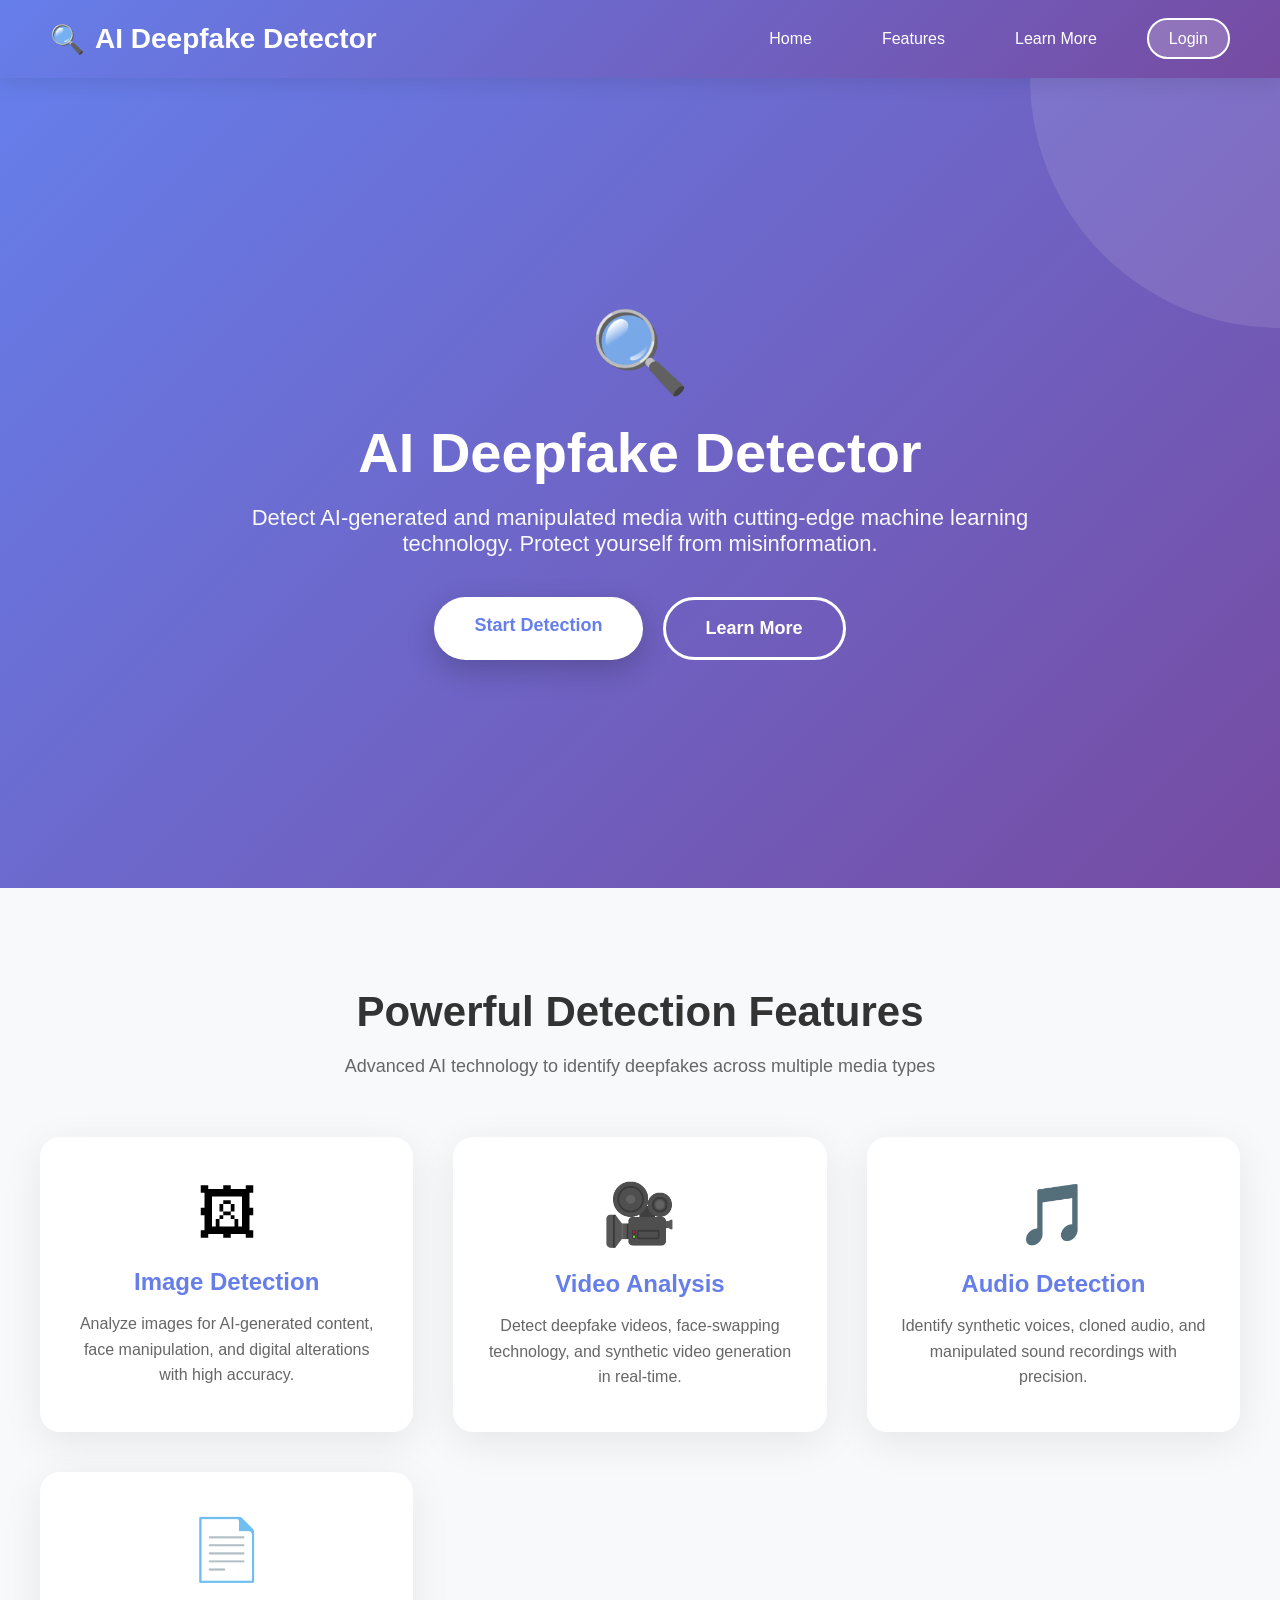
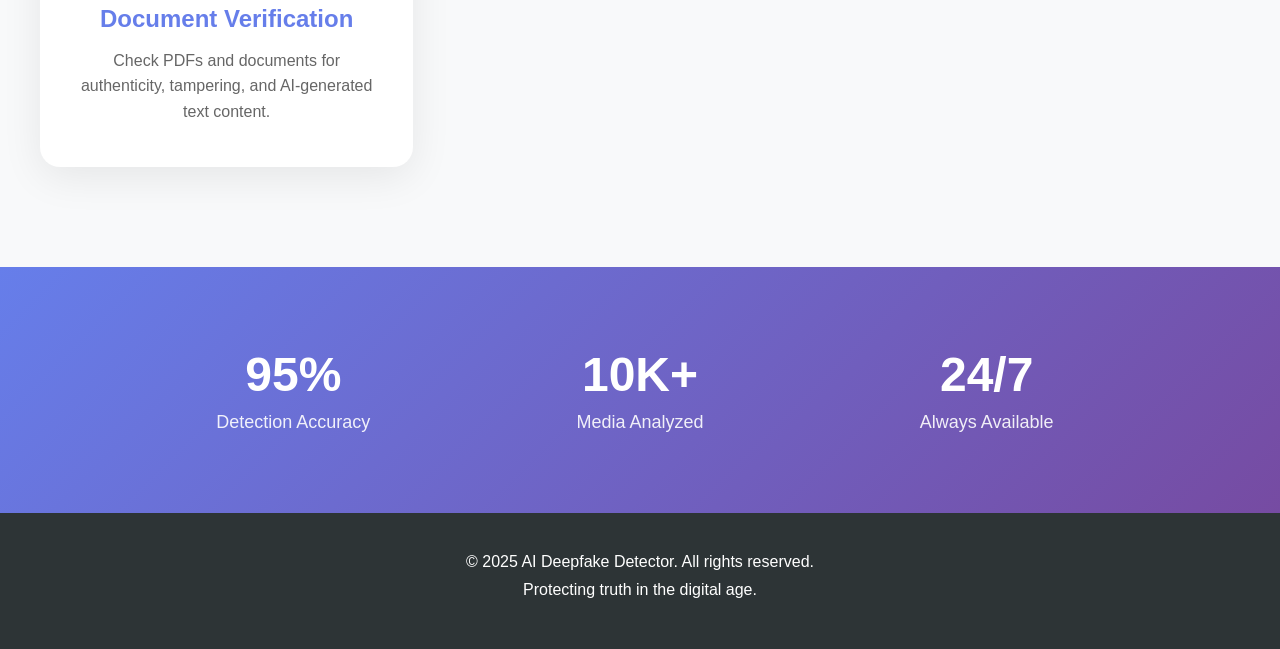
<file: index.html>
<!DOCTYPE html>
<html lang="en">
<head>
    <meta charset="UTF-8">
    <meta name="viewport" content="width=device-width, initial-scale=1.0">
    <title>AI Deepfake Detector - Protect Truth with AI</title>
    <style>
        * {
            margin: 0;
            padding: 0;
            box-sizing: border-box;
        }

        body {
            font-family: 'Segoe UI', Tahoma, Geneva, Verdana, sans-serif;
            overflow-x: hidden;
        }

        /* Navbar */
        .navbar {
            background: linear-gradient(135deg, #667eea 0%, #764ba2 100%);
            padding: 20px 50px;
            display: flex;
            justify-content: space-between;
            align-items: center;
            box-shadow: 0 4px 20px rgba(0,0,0,0.1);
            position: sticky;
            top: 0;
            z-index: 100;
        }

        .nav-brand {
            font-size: 28px;
            font-weight: bold;
            color: white;
            display: flex;
            align-items: center;
            gap: 10px;
        }

        .nav-links {
            display: flex;
            gap: 30px;
            align-items: center;
        }

        .nav-links a {
            color: white;
            text-decoration: none;
            padding: 10px 20px;
            border-radius: 25px;
            transition: all 0.3s ease;
            font-weight: 500;
            font-size: 16px;
        }

        .nav-links a:hover {
            background: rgba(255,255,255,0.2);
            transform: translateY(-2px);
        }

        .nav-links .login-btn {
            background: rgba(255,255,255,0.2);
            border: 2px solid white;
        }

        .nav-links .login-btn:hover {
            background: white;
            color: #667eea;
        }

        /* Hero Section */
        .hero {
            background: linear-gradient(135deg, #667eea 0%, #764ba2 100%);
            min-height: 90vh;
            display: flex;
            align-items: center;
            justify-content: center;
            text-align: center;
            color: white;
            padding: 50px 20px;
            position: relative;
            overflow: hidden;
        }

        .hero::before {
            content: '';
            position: absolute;
            width: 500px;
            height: 500px;
            background: rgba(255,255,255,0.1);
            border-radius: 50%;
            top: -250px;
            right: -250px;
        }

        .hero-content {
            max-width: 800px;
            z-index: 1;
        }

        .hero h1 {
            font-size: 56px;
            margin-bottom: 20px;
            animation: fadeInDown 1s ease;
        }

        .hero-icon {
            font-size: 80px;
            margin-bottom: 20px;
            animation: bounce 2s infinite;
        }

        .hero p {
            font-size: 22px;
            margin-bottom: 40px;
            opacity: 0.95;
            animation: fadeInUp 1s ease;
        }

        .cta-buttons {
            display: flex;
            gap: 20px;
            justify-content: center;
            flex-wrap: wrap;
            animation: fadeInUp 1.2s ease;
        }

        .btn {
            padding: 18px 40px;
            border-radius: 50px;
            text-decoration: none;
            font-weight: 600;
            font-size: 18px;
            transition: all 0.3s ease;
            cursor: pointer;
            border: none;
            display: inline-block;
        }

        .btn-primary {
            background: white;
            color: #667eea;
            box-shadow: 0 10px 30px rgba(0,0,0,0.2);
        }

        .btn-primary:hover {
            transform: translateY(-5px);
            box-shadow: 0 15px 40px rgba(0,0,0,0.3);
        }

        .btn-secondary {
            background: transparent;
            color: white;
            border: 3px solid white;
        }

        .btn-secondary:hover {
            background: white;
            color: #667eea;
            transform: translateY(-5px);
        }

        /* Features Section */
        .features {
            padding: 100px 20px;
            background: #f8f9fa;
        }

        .features-container {
            max-width: 1200px;
            margin: 0 auto;
        }

        .section-title {
            text-align: center;
            font-size: 42px;
            margin-bottom: 20px;
            color: #333;
        }

        .section-subtitle {
            text-align: center;
            font-size: 18px;
            color: #666;
            margin-bottom: 60px;
        }

        .feature-grid {
            display: grid;
            grid-template-columns: repeat(auto-fit, minmax(280px, 1fr));
            gap: 40px;
        }

        .feature-card {
            background: white;
            padding: 40px 30px;
            border-radius: 20px;
            box-shadow: 0 10px 40px rgba(0,0,0,0.08);
            text-align: center;
            transition: all 0.3s ease;
            border: 2px solid transparent;
        }

        .feature-card:hover {
            transform: translateY(-15px);
            box-shadow: 0 20px 60px rgba(102, 126, 234, 0.2);
            border-color: #667eea;
        }

        .feature-icon {
            font-size: 60px;
            margin-bottom: 20px;
        }

        .feature-card h3 {
            font-size: 24px;
            margin-bottom: 15px;
            color: #667eea;
        }

        .feature-card p {
            color: #666;
            line-height: 1.6;
            font-size: 16px;
        }

        /* Stats Section */
        .stats {
            background: linear-gradient(135deg, #667eea 0%, #764ba2 100%);
            padding: 80px 20px;
            color: white;
        }

        .stats-grid {
            max-width: 1000px;
            margin: 0 auto;
            display: grid;
            grid-template-columns: repeat(auto-fit, minmax(200px, 1fr));
            gap: 40px;
            text-align: center;
        }

        .stat-item h2 {
            font-size: 48px;
            margin-bottom: 10px;
        }

        .stat-item p {
            font-size: 18px;
            opacity: 0.9;
        }

        /* Footer */
        .footer {
            background: #2d3436;
            color: white;
            padding: 40px 20px;
            text-align: center;
        }

        .footer p {
            margin-bottom: 10px;
        }

        /* Animations */
        @keyframes fadeInDown {
            from {
                opacity: 0;
                transform: translateY(-30px);
            }
            to {
                opacity: 1;
                transform: translateY(0);
            }
        }

        @keyframes fadeInUp {
            from {
                opacity: 0;
                transform: translateY(30px);
            }
            to {
                opacity: 1;
                transform: translateY(0);
            }
        }

        @keyframes bounce {
            0%, 20%, 50%, 80%, 100% {
                transform: translateY(0);
            }
            40% {
                transform: translateY(-20px);
            }
            60% {
                transform: translateY(-10px);
            }
        }

        /* Responsive */
        @media (max-width: 768px) {
            .navbar {
                padding: 15px 20px;
                flex-direction: column;
                gap: 15px;
            }

            .nav-links {
                flex-wrap: wrap;
                justify-content: center;
            }

            .hero h1 {
                font-size: 36px;
            }

            .hero p {
                font-size: 18px;
            }

            .btn {
                padding: 15px 30px;
                font-size: 16px;
            }

            .section-title {
                font-size: 32px;
            }
        }
    </style>
</head>
<body>
    <!-- Navigation -->
    <nav class="navbar">
        <div class="nav-brand">
            <span>🔍</span>
            AI Deepfake Detector
        </div>
        <div class="nav-links">
            <a href="index.html">Home</a>
            <a href="#features">Features</a>
            <a href="learn-more.html">Learn More</a>
            <span id="authLinks">
                <a href="login.html" class="login-btn">Login</a>
            </span>
            <span id="userLinks" style="display: none;">
                <span id="userDisplay" style="margin-right: 15px;"></span>
                <a href="#" id="logoutBtn">Logout</a>
            </span>
        </div>
    </nav>

    <!-- Hero Section -->
    <section class="hero">
        <div class="hero-content">
            <div class="hero-icon">🔍</div>
            <h1>AI Deepfake Detector</h1>
            <p>Detect AI-generated and manipulated media with cutting-edge machine learning technology. Protect yourself from misinformation.</p>
            <div class="cta-buttons">
                <a href="login.html" class="btn btn-primary">Start Detection</a>
                <a href="learn-more.html" class="btn btn-secondary">Learn More</a>
            </div>
        </div>
    </section>

    <!-- Features Section -->
    <section class="features" id="features">
        <div class="features-container">
            <h2 class="section-title">Powerful Detection Features</h2>
            <p class="section-subtitle">Advanced AI technology to identify deepfakes across multiple media types</p>
            
            <div class="feature-grid">
                <div class="feature-card">
                    <div class="feature-icon">🖼</div>
                    <h3>Image Detection</h3>
                    <p>Analyze images for AI-generated content, face manipulation, and digital alterations with high accuracy.</p>
                </div>
                
                <div class="feature-card">
                    <div class="feature-icon">🎥</div>
                    <h3>Video Analysis</h3>
                    <p>Detect deepfake videos, face-swapping technology, and synthetic video generation in real-time.</p>
                </div>
                
                <div class="feature-card">
                    <div class="feature-icon">🎵</div>
                    <h3>Audio Detection</h3>
                    <p>Identify synthetic voices, cloned audio, and manipulated sound recordings with precision.</p>
                </div>
                
                <div class="feature-card">
                    <div class="feature-icon">📄</div>
                    <h3>Document Verification</h3>
                    <p>Check PDFs and documents for authenticity, tampering, and AI-generated text content.</p>
                </div>
            </div>
        </div>
    </section>

    <!-- Stats Section -->
    <section class="stats">
        <div class="stats-grid">
            <div class="stat-item">
                <h2>95%</h2>
                <p>Detection Accuracy</p>
            </div>
            <div class="stat-item">
                <h2>10K+</h2>
                <p>Media Analyzed</p>
            </div>
            <div class="stat-item">
                <h2>24/7</h2>
                <p>Always Available</p>
            </div>
        </div>
    </section>

    <!-- Footer -->
    <footer class="footer">
        <p>&copy; 2025 AI Deepfake Detector. All rights reserved.</p>
        <p>Protecting truth in the digital age.</p>
    </footer>

    <script>
        // Check if user is logged in
        function updateNavigation() {
            const userEmail = localStorage.getItem('userEmail');
            const userName = localStorage.getItem('userName');
            
            if (userEmail) {
                document.getElementById('authLinks').style.display = 'none';
                document.getElementById('userLinks').style.display = 'inline';
                document.getElementById('userDisplay').textContent = `Hello, ${userName || userEmail}`
            } else {
                document.getElementById('authLinks').style.display = 'inline';
                document.getElementById('userLinks').style.display = 'none';
            }
        }

        // Logout functionality
        const logoutBtn = document.getElementById('logoutBtn');
        if (logoutBtn) {
            logoutBtn.addEventListener('click', function(e) {
                e.preventDefault();
                if (confirm('Are you sure you want to logout?')) {
                    localStorage.removeItem('userEmail');
                    localStorage.removeItem('userName');
                    updateNavigation();
                    alert('Logged out successfully!');
                }
            });
        }

        // Update navigation on page load
        updateNavigation();
    </script>
</body>
</html>
</file>
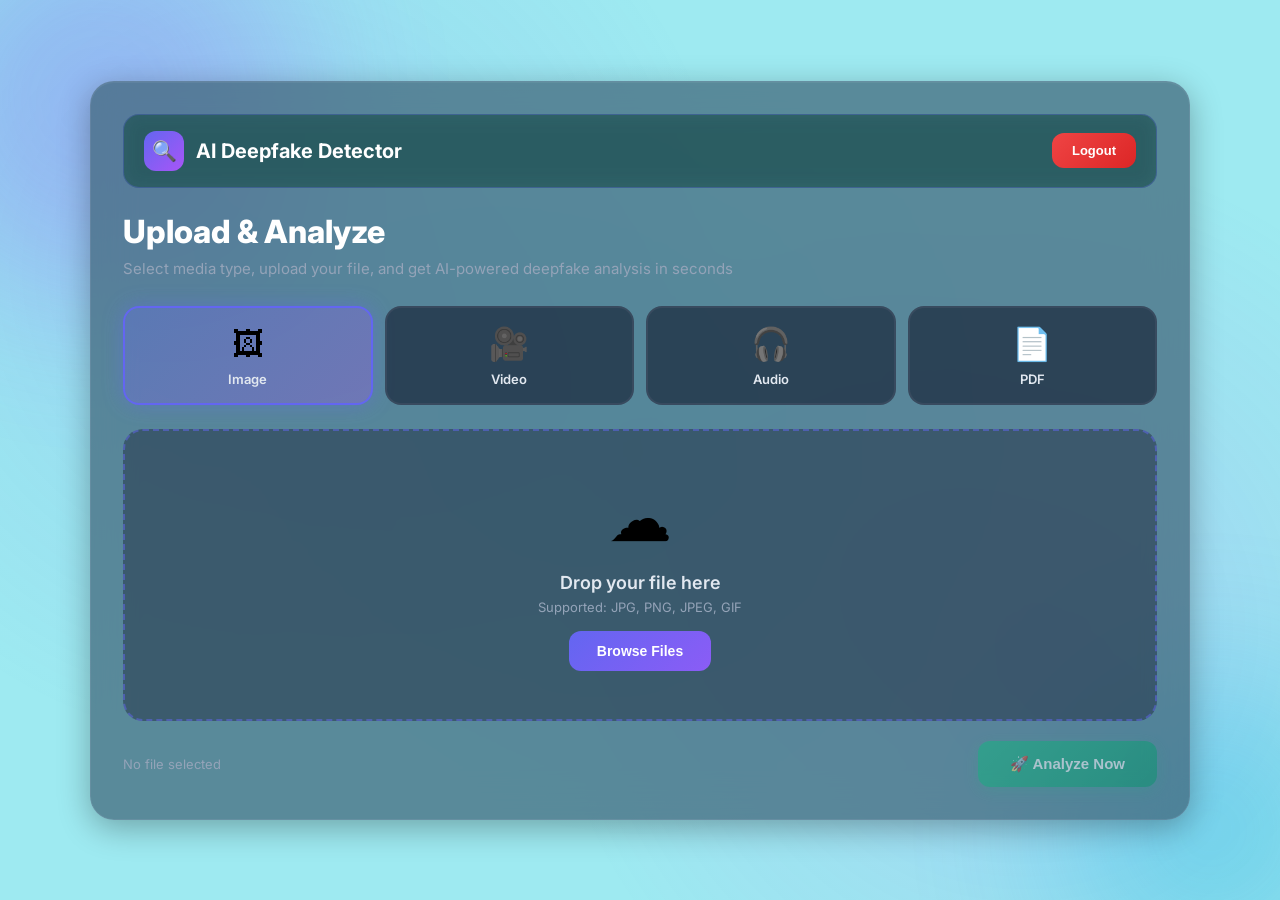
<file: detector.html>
<!DOCTYPE html>
<html lang="en">
<head>
  <meta charset="UTF-8">
  <title>AI Deepfake Detector</title>
  <meta name="viewport" content="width=device-width, initial-scale=1.0">
  <style>
    @import url('https://fonts.googleapis.com/css2?family=Inter:wght@300;400;500;600;700;800&display=swap');
    
    *{margin:0;padding:0;box-sizing:border-box}
    body{
      font-family:'Inter',sans-serif;
      min-height:100vh;
      background:rgb(158, 234, 241);
      position:relative;
      overflow-x:hidden;
    }
    body::before{
      content:'';
      position:fixed;
      top:0;left:0;
      width:100%;height:100%;
      background:
        radial-gradient(circle at 20% 30%, rgba(99,102,241,0.15), transparent 40%),
        radial-gradient(circle at 80% 70%, rgba(168,85,247,0.15), transparent 40%),
        radial-gradient(circle at 50% 50%, rgba(14,165,233,0.1), transparent 50%);
      animation:pulse 8s ease-in-out infinite;
      z-index:0;
    }
    @keyframes pulse{
      0%, 100%{opacity:1}
      50%{opacity:0.7}
    }
    .orb{
      position:fixed;
      border-radius:50%;
      filter:blur(80px);
      opacity:0.3;
      z-index:0;
      animation:float 20s ease-in-out infinite;
    }
    .orb1{
      width:400px;height:400px;
      background:linear-gradient(135deg,#6366f1,#a855f7);
      top:-100px;left:-100px;
    }
    .orb2{
      width:300px;height:300px;
      background:linear-gradient(135deg,#0ea5e9,#06b6d4);
      bottom:-80px;right:-80px;
      animation-delay:5s;
    }
    @keyframes float{
      0%, 100%{transform:translate(0,0) scale(1)}
      33%{transform:translate(30px,-30px) scale(1.05)}
      66%{transform:translate(-20px,20px) scale(0.95)}
    }
    .container{
      position:relative;
      z-index:1;
      padding:30px 20px;
      min-height:100vh;
      display:flex;
      justify-content:center;
      align-items:center;
    }
    .glass-card{
      width:100%;
      max-width:1100px;
      background:rgba(61, 98, 118, 0.7);
      backdrop-filter:blur(20px);
      border:1px solid rgba(148,163,184,0.2);
      border-radius:24px;
      padding:32px;
      box-shadow:0 8px 32px rgba(0,0,0,0.3),
        inset 0 1px 0 rgba(255,255,255,0.05);
      animation:slideIn 0.6s ease-out;
    }
    @keyframes slideIn{
      from{opacity:0;transform:translateY(30px)}
      to{opacity:1;transform:translateY(0)}
    }
    .header{
      display:flex;
      justify-content:space-between;
      align-items:center;
      margin-bottom:24px;
      padding:16px 20px;
      background:rgba(28, 83, 79, 0.6);
      backdrop-filter:blur(10px);
      border-radius:16px;
      border:1px solid rgba(99,102,241,0.3);
    }
    .brand{
      display:flex;
      align-items:center;
      gap:12px;
      font-size:20px;
      font-weight:700;
      color:#fff;
    }
    .brand-icon{
      width:40px;height:40px;
      background:linear-gradient(135deg,#6366f1,#a855f7);
      border-radius:12px;
      display:flex;
      align-items:center;
      justify-content:center;
      font-size:20px;
    }
    .logout{
      padding:10px 20px;
      border:none;
      border-radius:12px;
      background:linear-gradient(135deg,#ef4444,#dc2626);
      color:#fff;
      font-size:13px;
      font-weight:600;
      cursor:pointer;
      transition:transform 0.2s, box-shadow 0.2s;
    }
    .logout:hover{
      transform:translateY(-2px);
      box-shadow:0 8px 20px rgba(239,68,68,0.4);
    }
    h1{
      font-size:32px;
      font-weight:800;
      color:#fff;
      margin-bottom:8px;
    }
    .subtitle{
      font-size:15px;
      color:#94a3b8;
      margin-bottom:28px;
    }
    .types{
      display:grid;
      grid-template-columns:repeat(auto-fit,minmax(140px,1fr));
      gap:12px;
      margin-bottom:24px;
    }
    .type-card{
      padding:16px;
      background:rgba(15,23,42,0.6);
      border:2px solid rgba(71,85,105,0.5);
      border-radius:16px;
      cursor:pointer;
      transition:all 0.3s;
      text-align:center;
    }
    .type-card:hover{
      border-color:rgba(99,102,241,0.6);
      transform:translateY(-4px);
    }
    .type-card.active{
      background:linear-gradient(135deg,rgba(99,102,241,0.3),rgba(168,85,247,0.3));
      border-color:#6366f1;
      box-shadow:0 0 20px rgba(99,102,241,0.4);
    }
    .type-icon{font-size:32px;margin-bottom:8px}
    .type-label{
      font-size:13px;
      font-weight:600;
      color:#e2e8f0;
    }
    .upload-zone{
      position:relative;
      padding:48px 24px;
      border:2px dashed rgba(99,102,241,0.5);
      border-radius:20px;
      background:rgba(15,23,42,0.4);
      text-align:center;
      cursor:pointer;
      transition:all 0.3s;
      margin-bottom:20px;
    }
    .upload-zone.drag{
      border-color:#6366f1;
      background:rgba(99,102,241,0.2);
      transform:scale(1.02);
    }
    .upload-icon{
      font-size:64px;
      margin-bottom:16px;
      animation:bounce 2s ease-in-out infinite;
    }
    @keyframes bounce{
      0%, 100%{transform:translateY(0)}
      50%{transform:translateY(-10px)}
    }
    .upload-text{
      font-size:18px;
      font-weight:600;
      color:#e2e8f0;
      margin-bottom:6px;
    }
    .upload-hint{
      font-size:13px;
      color:#94a3b8;
      margin-bottom:16px;
    }
    .upload-btn{
      padding:12px 28px;
      border:none;
      border-radius:12px;
      background:linear-gradient(135deg,#6366f1,#8b5cf6);
      color:#fff;
      font-size:14px;
      font-weight:600;
      cursor:pointer;
      transition:all 0.3s;
    }
    .upload-btn:hover{
      transform:translateY(-2px);
      box-shadow:0 8px 24px rgba(99,102,241,0.5);
    }
    input[type=file]{display:none}
    .preview{
      display:none;
      border-radius:16px;
      background:rgba(0,0,0,0.6);
      border:1px solid rgba(71,85,105,0.5);
      overflow:hidden;
      margin-bottom:20px;
      animation:fadeIn 0.4s;
    }
    @keyframes fadeIn{
      from{opacity:0}
      to{opacity:1}
    }
    .preview-header{
      padding:12px 16px;
      background:rgba(15,23,42,0.8);
      display:flex;
      justify-content:space-between;
      align-items:center;
      border-bottom:1px solid rgba(71,85,105,0.3);
    }
    .preview-name{
      font-size:13px;
      color:#cbd5e1;
      font-weight:500;
    }
    .remove-btn{
      border:none;
      background:rgba(239,68,68,0.2);
      color:#fca5a5;
      width:28px;height:28px;
      border-radius:8px;
      font-size:18px;
      cursor:pointer;
      transition:all 0.2s;
    }
    .remove-btn:hover{
      background:rgba(239,68,68,0.4);
    }
    .preview-body{
      padding:20px;
      display:flex;
      justify-content:center;
      align-items:center;
      background:#000;
      max-height:300px;
    }
    .preview-body img,
    .preview-body video,
    .preview-body audio{
      max-width:100%;
      max-height:300px;
      border-radius:8px;
    }
    .actions{
      display:flex;
      justify-content:space-between;
      align-items:center;
      gap:16px;
    }
    .status{
      font-size:13px;
      color:#94a3b8;
    }
    .analyze-btn{
      padding:14px 32px;
      border:none;
      border-radius:12px;
      background:linear-gradient(135deg,#10b981,#059669);
      color:#fff;
      font-size:15px;
      font-weight:700;
      cursor:pointer;
      transition:all 0.3s;
      box-shadow:0 4px 16px rgba(16,185,129,0.3);
    }
    .analyze-btn:hover:not(:disabled){
      transform:translateY(-3px);
      box-shadow:0 8px 24px rgba(16,185,129,0.5);
    }
    .analyze-btn:disabled{
      opacity:0.5;
      cursor:not-allowed;
    }
    @media(max-width:768px){
      .glass-card{padding:20px}
      h1{font-size:26px}
      .types{grid-template-columns:repeat(2,1fr)}
    }
  </style>
</head>
<body>
  <div class="orb orb1"></div>
  <div class="orb orb2"></div>

  <div class="container">
    <div class="glass-card">
      <div class="header">
        <div class="brand">
          <div class="brand-icon">🔍</div>
          <span>AI Deepfake Detector</span>
        </div>
        <button class="logout" onclick="logout()">Logout</button>
      </div>

      <h1>Upload & Analyze</h1>
      <p class="subtitle">Select media type, upload your file, and get AI-powered deepfake analysis in seconds</p>

      <div class="types">
        <div class="type-card active" data-type="image">
          <div class="type-icon">🖼</div>
          <div class="type-label">Image</div>
        </div>
        <div class="type-card" data-type="video">
          <div class="type-icon">🎥</div>
          <div class="type-label">Video</div>
        </div>
        <div class="type-card" data-type="audio">
          <div class="type-icon">🎧</div>
          <div class="type-label">Audio</div>
        </div>
        <div class="type-card" data-type="pdf">
          <div class="type-icon">📄</div>
          <div class="type-label">PDF</div>
        </div>
      </div>

      <div class="upload-zone" id="dropZone">
        <div class="upload-icon">☁</div>
        <div class="upload-text">Drop your file here</div>
        <div class="upload-hint" id="hint">Supported: JPG, PNG, JPEG, GIF</div>
        <button class="upload-btn" onclick="fileInput.click()">Browse Files</button>
      </div>

      <div class="preview" id="preview">
        <div class="preview-header">
          <span class="preview-name" id="fileName">-</span>
          <button class="remove-btn" onclick="clearFile()">×</button>
        </div>
        <div class="preview-body" id="previewBody"></div>
      </div>

      <div class="actions">
        <div class="status" id="status">No file selected</div>
        <button class="analyze-btn" id="analyzeBtn" disabled onclick="analyze()">
          🚀 Analyze Now
        </button>
      </div>

      <input type="file" id="fileInput">
    </div>
  </div>

  <script>
    const fileInput = document.getElementById('fileInput');
    const dropZone = document.getElementById('dropZone');
    const preview = document.getElementById('preview');
    const previewBody = document.getElementById('previewBody');
    const fileNameEl = document.getElementById('fileName');
    const statusEl = document.getElementById('status');
    const analyzeBtn = document.getElementById('analyzeBtn');
    const hintEl = document.getElementById('hint');

    let currentType = 'image';
    let selectedFile = null;

    // Media type selection
    document.querySelectorAll('.type-card').forEach(card => {
      card.addEventListener('click', () => {
        document.querySelectorAll('.type-card').forEach(c => c.classList.remove('active'));
        card.classList.add('active');
        currentType = card.dataset.type;
        updateHint();
        clearFile();
      });
    });

    function updateHint(){
      const hints = {
        image: 'Supported: JPG, PNG, JPEG, GIF',
        video: 'Supported: MP4, AVI, MOV, MKV',
        audio: 'Supported: MP3, WAV, M4A',
        pdf: 'Supported: PDF documents only'
      };
      hintEl.textContent = hints[currentType];
      const accepts = {
        image: 'image/*',
        video: 'video/*',
        audio: 'audio/*',
        pdf: 'application/pdf'
      };
      fileInput.accept = accepts[currentType];
    }
    updateHint();

    // File selection
    fileInput.addEventListener('change', e => {
      if (e.target.files[0]) handleFile(e.target.files[0]);
    });

    // Drag & drop
    ['dragenter', 'dragover'].forEach(evt => {
      dropZone.addEventListener(evt, e => {
        e.preventDefault();
        dropZone.classList.add('drag');
      });
    });
    ['dragleave', 'drop'].forEach(evt => {
      dropZone.addEventListener(evt, e => {
        e.preventDefault();
        dropZone.classList.remove('drag');
      });
    });
    dropZone.addEventListener('drop', e => {
      if (e.dataTransfer.files[0]) handleFile(e.dataTransfer.files[0]);
    });

    function handleFile(file){
      selectedFile = file;
      fileNameEl.textContent = file.name;
      statusEl.textContent = '✅ Ready to analyze';
      analyzeBtn.disabled = false;

      previewBody.innerHTML = '';
      if (currentType === 'image') {
        const img = document.createElement('img');
        img.src = URL.createObjectURL(file);
        previewBody.appendChild(img);
      } else if (currentType === 'video') {
        const v = document.createElement('video');
        v.controls = true;
        v.src = URL.createObjectURL(file);
        previewBody.appendChild(v);
      } else if (currentType === 'audio') {
        const a = document.createElement('audio');
        a.controls = true;
        a.src = URL.createObjectURL(file);
        previewBody.appendChild(a);
      } else {
        const span = document.createElement('span');
        span.style.color = '#e2e8f0';
        span.textContent = 'PDF selected. Preview not available.';
        previewBody.appendChild(span);
      }
      preview.style.display = 'block';
    }

    function clearFile(){
      selectedFile = null;
      fileInput.value = '';
      preview.style.display = 'none';
      previewBody.innerHTML = '';
      statusEl.textContent = 'No file selected';
      analyzeBtn.disabled = true;
    }

    async function analyze() {
      if (!selectedFile) {
        alert("Please select a file first");
        return;
      }

      const formData = new FormData();
      formData.append("file", selectedFile);
      formData.append("media_type", currentType); // optional hint for backend

      statusEl.textContent = "Analyzing...";
      analyzeBtn.disabled = true;

      const start = performance.now();

      try {
        // IMPORTANT: this path must match your Flask route
        const res = await fetch('http://127.0.0.1:5000/api/analyze',{
          method: "POST",
          body: formData
        });

        if (!res.ok) {
          const text = await res.text();
          console.error("Server error:", res.status, text);
          alert("Server error: " + res.status);
          statusEl.textContent = "Server error";
          analyzeBtn.disabled = false;
          return;
        }

        const data = await res.json();
        const elapsedSeconds = ((performance.now() - start) / 1000).toFixed(2);

        const payload = {
          ...data,
          clientFileName: selectedFile.name,
          clientDuration: elapsedSeconds,
          clientType: currentType
        };
        localStorage.setItem("deepfakeResult", JSON.stringify(payload));

        statusEl.textContent = "Analysis complete. Opening result...";
        window.location.href = "result.html";

      } catch (err) {
        console.error("Analyze error:", err);
        alert("Analyze error: " + err.message);
        statusEl.textContent = "Analyze error";
        analyzeBtn.disabled = false;
      }
    }

    function logout(){
      localStorage.clear();
      window.location.href = 'login.html';
    }
  </script>
</body>
</html>
</file>
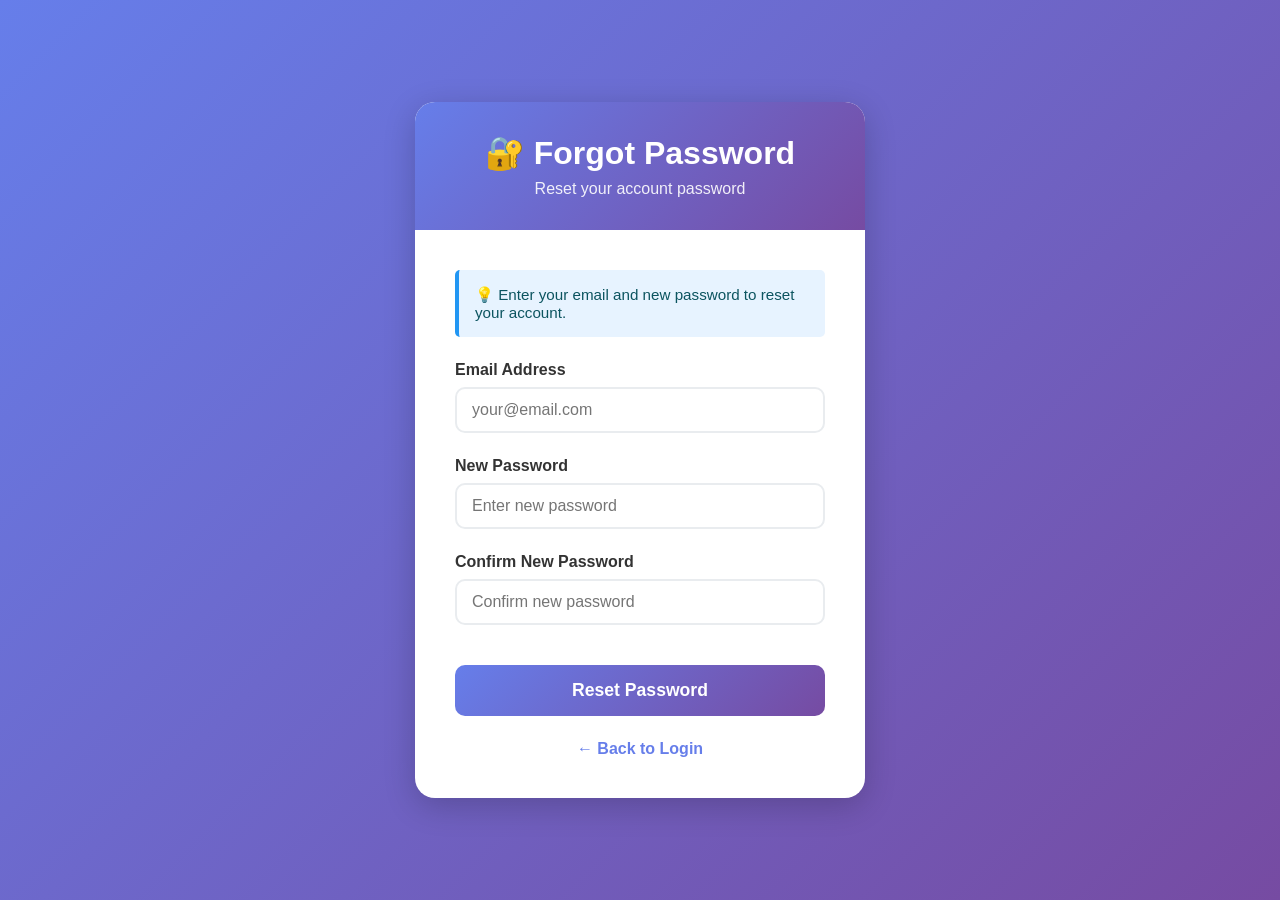
<file: forgot-password.html>
<!DOCTYPE html>
<html lang="en">
<head>
    <meta charset="UTF-8">
    <meta name="viewport" content="width=device-width, initial-scale=1.0">
    <title>Forgot Password - Deepfake Detector</title>
    <style>
        * {
            margin: 0;
            padding: 0;
            box-sizing: border-box;
        }

        body {
            font-family: 'Segoe UI', Tahoma, Geneva, Verdana, sans-serif;
            background: linear-gradient(135deg, #667eea 0%, #764ba2 100%);
            min-height: 100vh;
            display: flex;
            justify-content: center;
            align-items: center;
            padding: 20px;
        }

        .reset-container {
            background: white;
            border-radius: 20px;
            box-shadow: 0 8px 32px rgba(0, 0, 0, 0.2);
            max-width: 450px;
            width: 100%;
            overflow: hidden;
            animation: slideIn 0.5s ease;
        }

        @keyframes slideIn {
            from {
                opacity: 0;
                transform: translateY(-30px);
            }
            to {
                opacity: 1;
                transform: translateY(0);
            }
        }

        .reset-header {
            background: linear-gradient(135deg, #667eea 0%, #764ba2 100%);
            padding: 2rem;
            text-align: center;
            color: white;
        }

        .reset-header h1 {
            font-size: 2rem;
            margin-bottom: 0.5rem;
        }

        .reset-header p {
            opacity: 0.9;
        }

        .reset-content {
            padding: 2.5rem;
        }

        .form-group {
            margin-bottom: 1.5rem;
        }

        .form-group label {
            display: block;
            margin-bottom: 0.5rem;
            color: #333;
            font-weight: 600;
        }

        .form-group input {
            width: 100%;
            padding: 12px 15px;
            border: 2px solid #e9ecef;
            border-radius: 10px;
            font-size: 1rem;
            transition: all 0.3s ease;
        }

        .form-group input:focus {
            outline: none;
            border-color: #667eea;
            box-shadow: 0 0 0 3px rgba(102, 126, 234, 0.1);
        }

        .btn-reset {
            width: 100%;
            padding: 15px;
            background: linear-gradient(135deg, #667eea 0%, #764ba2 100%);
            color: white;
            border: none;
            border-radius: 10px;
            font-size: 1.1rem;
            font-weight: 600;
            cursor: pointer;
            transition: all 0.3s ease;
            margin-top: 1rem;
        }

        .btn-reset:hover {
            transform: translateY(-2px);
            box-shadow: 0 5px 15px rgba(102, 126, 234, 0.4);
        }

        .back-link {
            text-align: center;
            margin-top: 1.5rem;
        }

        .back-link a {
            color: #667eea;
            text-decoration: none;
            font-weight: 600;
        }

        .back-link a:hover {
            text-decoration: underline;
        }

        .message {
            padding: 12px;
            border-radius: 8px;
            margin-bottom: 1rem;
            display: none;
        }

        .message.success {
            background: #d4edda;
            color: #155724;
            border: 1px solid #c3e6cb;
        }

        .message.error {
            background: #f8d7da;
            color: #721c24;
            border: 1px solid #f5c6cb;
        }

        .message.show {
            display: block;
        }

        .info-box {
            background: #e7f3ff;
            border-left: 4px solid #2196F3;
            padding: 1rem;
            margin-bottom: 1.5rem;
            border-radius: 5px;
        }

        .info-box p {
            color: #0c5460;
            margin: 0;
            font-size: 0.95rem;
        }
    </style>
</head>
<body>
    <div class="reset-container">
        <div class="reset-header">
            <h1>🔐 Forgot Password</h1>
            <p>Reset your account password</p>
        </div>

        <div class="reset-content">
            <div id="message" class="message"></div>

            <div class="info-box">
                <p>💡 Enter your email and new password to reset your account.</p>
            </div>

            <form id="resetForm" onsubmit="handleReset(event)">
                <div class="form-group">
                    <label>Email Address</label>
                    <input type="email" id="resetEmail" required placeholder="your@email.com">
                </div>

                <div class="form-group">
                    <label>New Password</label>
                    <input type="password" id="newPassword" required placeholder="Enter new password" minlength="6">
                </div>

                <div class="form-group">
                    <label>Confirm New Password</label>
                    <input type="password" id="confirmPassword" required placeholder="Confirm new password">
                </div>

                <button type="submit" class="btn-reset">Reset Password</button>
            </form>

            <div class="back-link">
                <a href="login.html">← Back to Login</a>
            </div>
        </div>
    </div>

    <script>
        function handleReset(e) {
            e.preventDefault();
            
            const email = document.getElementById('resetEmail').value;
            const newPassword = document.getElementById('newPassword').value;
            const confirmPassword = document.getElementById('confirmPassword').value;
            
            // Validate passwords match
            if (newPassword !== confirmPassword) {
                showMessage('Passwords do not match!', 'error');
                return;
            }
            
            // Get users from localStorage
            const users = JSON.parse(localStorage.getItem('users') || '[]');
            
            // Find user by email
            const userIndex = users.findIndex(u => u.email === email);
            
            if (userIndex === -1) {
                showMessage('Email not found! Please register first.', 'error');
                return;
            }
            
            // Update password
            users[userIndex].password = newPassword;
            localStorage.setItem('users', JSON.stringify(users));
            
            showMessage('✅ Password reset successful! Redirecting to login...', 'success');
            
            // Redirect to login after 2 seconds
            setTimeout(() => {
                window.location.href = 'login.html';
            }, 2000);
        }
        
        function showMessage(text, type) {
            const msg = document.getElementById('message');
            msg.textContent = text;
            msg.className = 'message ' + type + ' show';
        }
    </script>

    <script>
    function handleReset(e) {
        e.preventDefault();
        
        const email = document.getElementById('resetEmail').value;
        const newPassword = document.getElementById('newPassword').value;
        const confirmPassword = document.getElementById('confirmPassword').value;
        
        // Validate passwords match
        if (newPassword !== confirmPassword) {
            showMessage('❌ Passwords do not match!', 'error');
            return;
        }
        
        // Password strength check
        if (newPassword.length < 6) {
            showMessage('❌ Password must be at least 6 characters!', 'error');
            return;
        }
        
        // Get users from localStorage
        const users = JSON.parse(localStorage.getItem('users') || '[]');
        
        // Find user by email
        const userIndex = users.findIndex(u => u.email === email);
        
        if (userIndex === -1) {
            showMessage('❌ Email not found! Please check your email or register.', 'error');
            return;
        }
        
        // Generate security code (in real app, this would be sent via email)
        const securityCode = Math.floor(100000 + Math.random() * 900000);
        
        // Show security code to user (in real app, email it)
        const confirmed = confirm(`Your security code is: ${securityCode}

In a real application, this would be sent to your email.

Click OK to proceed with password reset.`);
        
        if (!confirmed) {
            return;
        }
        
        // Update password
        users[userIndex].password = newPassword;
        localStorage.setItem('users', JSON.stringify(users));
        
        showMessage('✅ Password reset successful! Redirecting to login...', 'success');
        
        // Clear form
        document.getElementById('resetForm').reset();
        
        // Redirect to login after 2 seconds
        setTimeout(() => {
            window.location.href = 'login.html';
        }, 2000);
    }
    
    function showMessage(text, type) {
        const msg = document.getElementById('message');
        msg.textContent = text;
        msg.className = 'message ' + type + ' show';
        
        // Auto-hide success messages after 5 seconds
        if (type === 'success') {
            setTimeout(() => {
                msg.classList.remove('show');
            }, 5000);
        }
    }
</script>


</body>
</html>
</file>
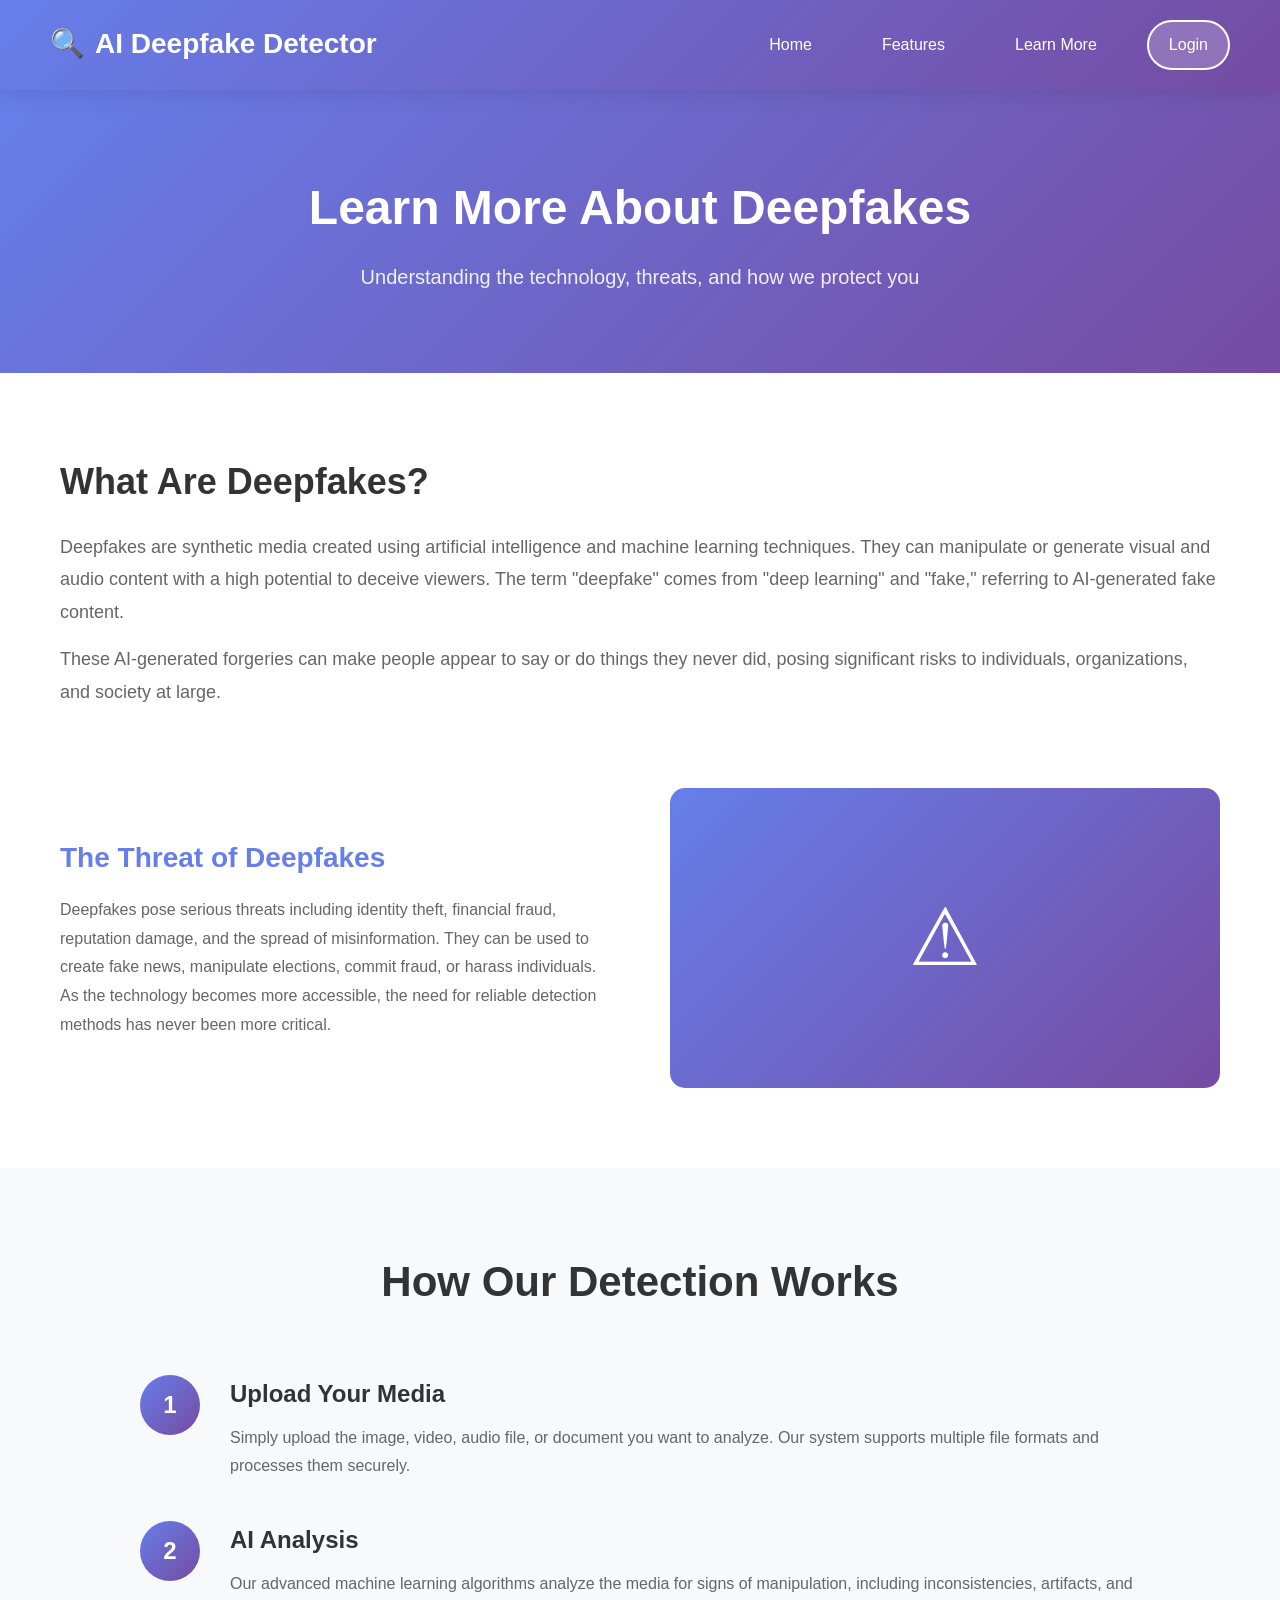
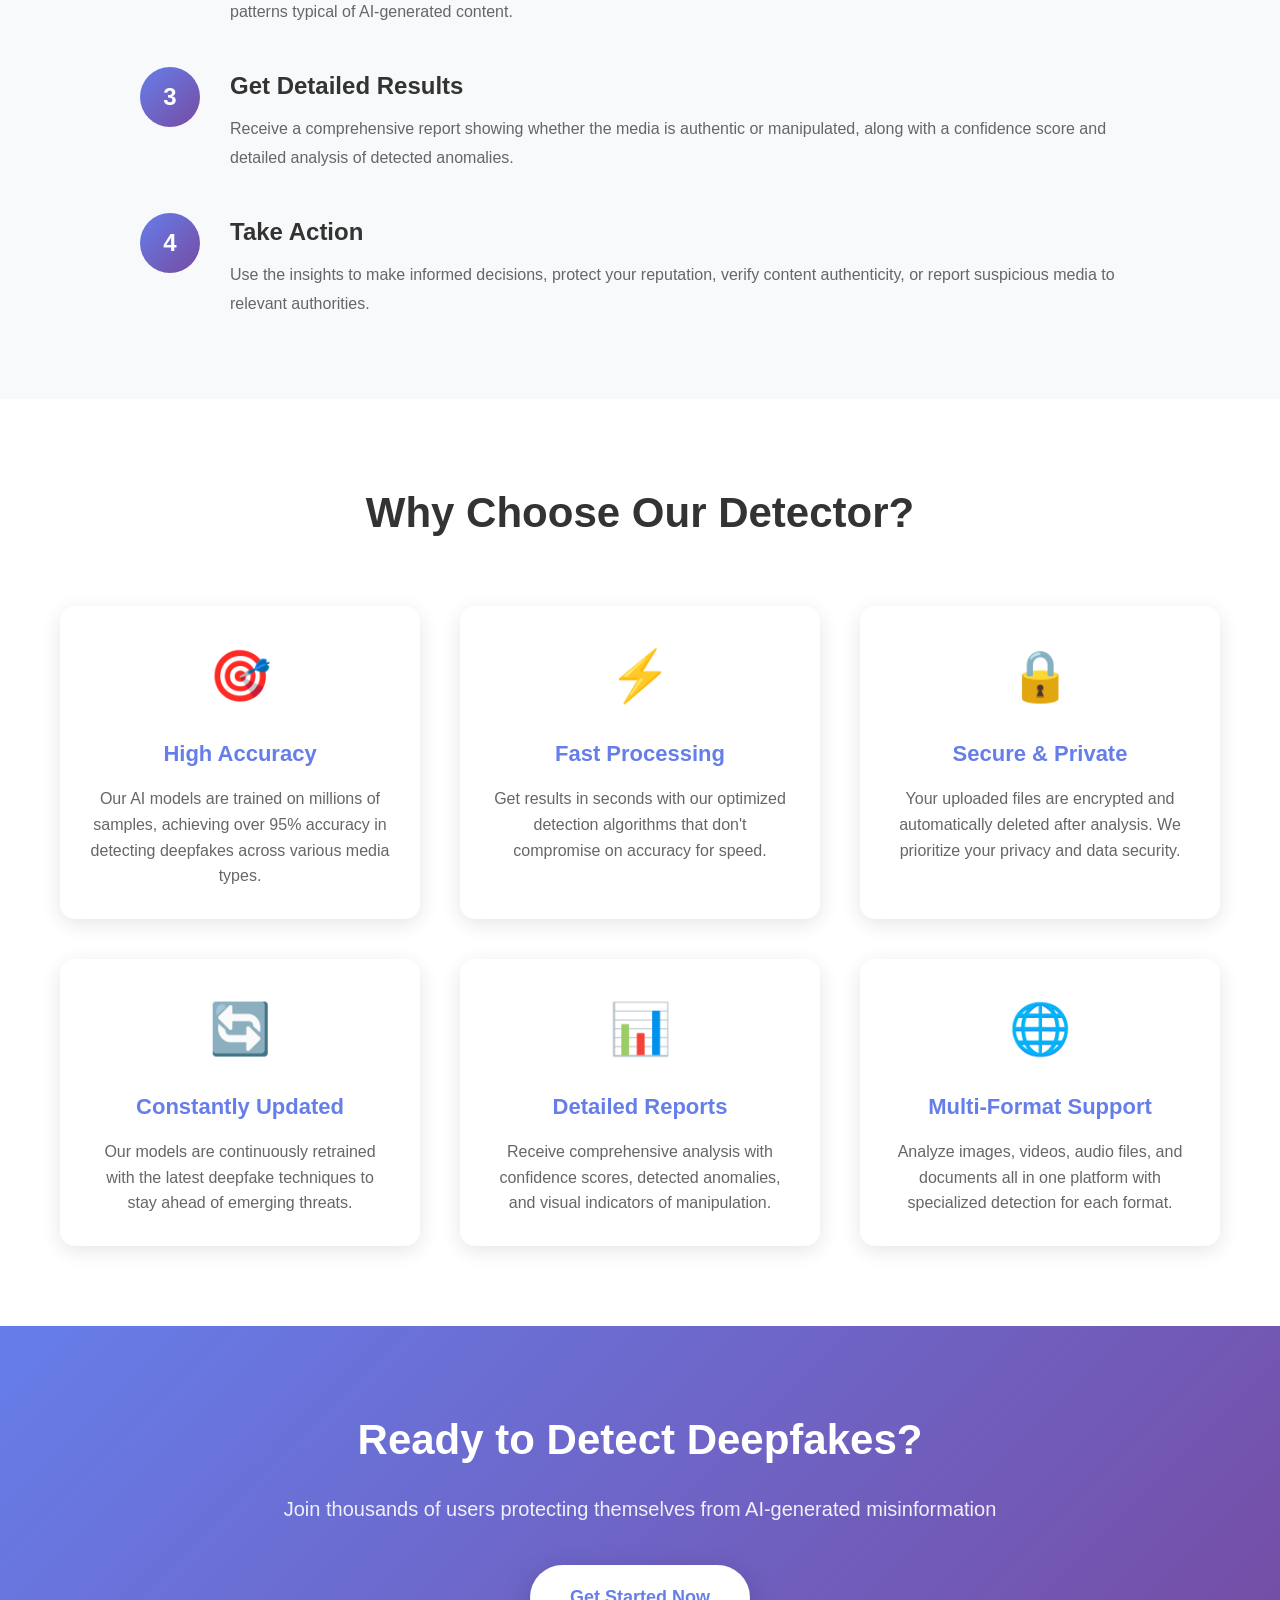
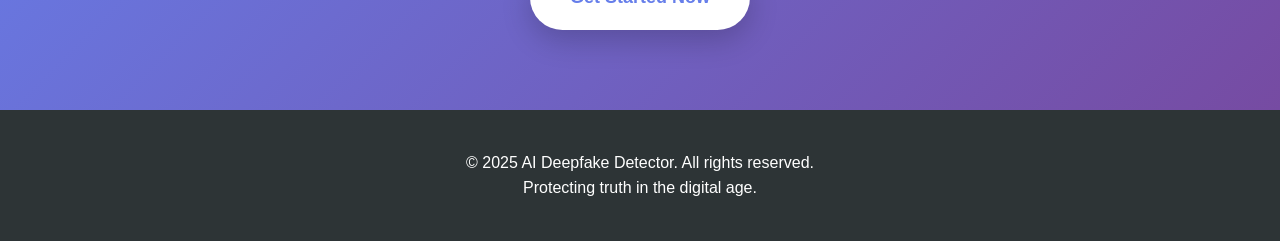
<file: learn-more.html>
<!DOCTYPE html>
<html lang="en">
<head>
    <meta charset="UTF-8">
    <meta name="viewport" content="width=device-width, initial-scale=1.0">
    <title>Learn More - AI Deepfake Detector</title>
    <style>
        * {
            margin: 0;
            padding: 0;
            box-sizing: border-box;
        }

        body {
            font-family: 'Segoe UI', Tahoma, Geneva, Verdana, sans-serif;
            line-height: 1.6;
        }

        /* Navbar */
        .navbar {
            background: linear-gradient(135deg, #667eea 0%, #764ba2 100%);
            padding: 20px 50px;
            display: flex;
            justify-content: space-between;
            align-items: center;
            box-shadow: 0 4px 20px rgba(0,0,0,0.1);
            position: sticky;
            top: 0;
            z-index: 100;
        }

        .nav-brand {
            font-size: 28px;
            font-weight: bold;
            color: white;
            display: flex;
            align-items: center;
            gap: 10px;
            text-decoration: none;
        }

        .nav-links {
            display: flex;
            gap: 30px;
            align-items: center;
        }

        .nav-links a {
            color: white;
            text-decoration: none;
            padding: 10px 20px;
            border-radius: 25px;
            transition: all 0.3s ease;
            font-weight: 500;
            font-size: 16px;
        }

        .nav-links a:hover {
            background: rgba(255,255,255,0.2);
            transform: translateY(-2px);
        }

        .nav-links .login-btn {
            background: rgba(255,255,255,0.2);
            border: 2px solid white;
        }

        /* Header Section */
        .page-header {
            background: linear-gradient(135deg, #667eea 0%, #764ba2 100%);
            color: white;
            padding: 80px 20px;
            text-align: center;
        }

        .page-header h1 {
            font-size: 48px;
            margin-bottom: 15px;
        }

        .page-header p {
            font-size: 20px;
            opacity: 0.9;
        }

        /* Content Section */
        .content-section {
            max-width: 1200px;
            margin: 80px auto;
            padding: 0 20px;
        }

        .content-block {
            margin-bottom: 80px;
        }

        .content-block h2 {
            font-size: 36px;
            color: #333;
            margin-bottom: 20px;
        }

        .content-block p {
            font-size: 18px;
            color: #666;
            margin-bottom: 15px;
            line-height: 1.8;
        }

        /* Two Column Layout */
        .two-column {
            display: grid;
            grid-template-columns: 1fr 1fr;
            gap: 60px;
            align-items: center;
            margin: 60px 0;
        }

        .two-column img {
            width: 100%;
            border-radius: 15px;
            box-shadow: 0 10px 30px rgba(0,0,0,0.1);
        }

        .two-column .text h3 {
            font-size: 28px;
            color: #667eea;
            margin-bottom: 15px;
        }

        .two-column .text p {
            font-size: 16px;
            color: #666;
            line-height: 1.8;
        }

        /* How It Works */
        .how-it-works {
            background: #f8f9fa;
            padding: 80px 20px;
        }

        .how-it-works h2 {
            text-align: center;
            font-size: 42px;
            margin-bottom: 60px;
            color: #333;
        }

        .steps {
            max-width: 1000px;
            margin: 0 auto;
            display: grid;
            gap: 40px;
        }

        .step {
            display: flex;
            gap: 30px;
            align-items: start;
        }

        .step-number {
            background: linear-gradient(135deg, #667eea 0%, #764ba2 100%);
            color: white;
            width: 60px;
            height: 60px;
            border-radius: 50%;
            display: flex;
            align-items: center;
            justify-content: center;
            font-size: 24px;
            font-weight: bold;
            flex-shrink: 0;
        }

        .step-content h3 {
            font-size: 24px;
            color: #333;
            margin-bottom: 10px;
        }

        .step-content p {
            font-size: 16px;
            color: #666;
            line-height: 1.8;
        }

        /* Why Choose Us */
        .why-choose {
            max-width: 1200px;
            margin: 80px auto;
            padding: 0 20px;
        }

        .why-choose h2 {
            text-align: center;
            font-size: 42px;
            margin-bottom: 60px;
            color: #333;
        }

        .benefits-grid {
            display: grid;
            grid-template-columns: repeat(auto-fit, minmax(300px, 1fr));
            gap: 40px;
        }

        .benefit-card {
            background: white;
            padding: 30px;
            border-radius: 15px;
            box-shadow: 0 5px 20px rgba(0,0,0,0.1);
            text-align: center;
            transition: all 0.3s ease;
        }

        .benefit-card:hover {
            transform: translateY(-10px);
            box-shadow: 0 15px 40px rgba(102, 126, 234, 0.2);
        }

        .benefit-icon {
            font-size: 50px;
            margin-bottom: 20px;
        }

        .benefit-card h3 {
            font-size: 22px;
            color: #667eea;
            margin-bottom: 15px;
        }

        .benefit-card p {
            font-size: 16px;
            color: #666;
            line-height: 1.6;
        }

        /* CTA Section */
        .cta-section {
            background: linear-gradient(135deg, #667eea 0%, #764ba2 100%);
            color: white;
            padding: 80px 20px;
            text-align: center;
        }

        .cta-section h2 {
            font-size: 42px;
            margin-bottom: 20px;
        }

        .cta-section p {
            font-size: 20px;
            margin-bottom: 40px;
            opacity: 0.9;
        }

        .btn {
            padding: 18px 40px;
            border-radius: 50px;
            text-decoration: none;
            font-weight: 600;
            font-size: 18px;
            transition: all 0.3s ease;
            display: inline-block;
        }

        .btn-white {
            background: white;
            color: #667eea;
            box-shadow: 0 10px 30px rgba(0,0,0,0.2);
        }

        .btn-white:hover {
            transform: translateY(-5px);
            box-shadow: 0 15px 40px rgba(0,0,0,0.3);
        }

        /* Footer */
        .footer {
            background: #2d3436;
            color: white;
            padding: 40px 20px;
            text-align: center;
        }

        /* Responsive */
        @media (max-width: 768px) {
            .navbar {
                padding: 15px 20px;
                flex-direction: column;
                gap: 15px;
            }

            .page-header h1 {
                font-size: 32px;
            }

            .two-column {
                grid-template-columns: 1fr;
            }

            .content-block h2 {
                font-size: 28px;
            }
        }
    </style>
</head>
<body>
    <!-- Navigation -->
    <nav class="navbar">
        <a href="index.html" class="nav-brand">
            <span>🔍</span>
            AI Deepfake Detector
        </a>
        <div class="nav-links">
            <a href="index.html">Home</a>
            <a href="index.html#features">Features</a>
            <a href="learn-more.html">Learn More</a>
            <a href="login.html" class="login-btn">Login</a>
        </div>
    </nav>

    <!-- Page Header -->
    <section class="page-header">
        <h1>Learn More About Deepfakes</h1>
        <p>Understanding the technology, threats, and how we protect you</p>
    </section>

    <!-- What Are Deepfakes -->
    <section class="content-section">
        <div class="content-block">
            <h2>What Are Deepfakes?</h2>
            <p>Deepfakes are synthetic media created using artificial intelligence and machine learning techniques. They can manipulate or generate visual and audio content with a high potential to deceive viewers. The term "deepfake" comes from "deep learning" and "fake," referring to AI-generated fake content.</p>
            <p>These AI-generated forgeries can make people appear to say or do things they never did, posing significant risks to individuals, organizations, and society at large.</p>
        </div>

        <div class="two-column">
            <div class="text">
                <h3>The Threat of Deepfakes</h3>
                <p>Deepfakes pose serious threats including identity theft, financial fraud, reputation damage, and the spread of misinformation. They can be used to create fake news, manipulate elections, commit fraud, or harass individuals.</p>
                <p>As the technology becomes more accessible, the need for reliable detection methods has never been more critical.</p>
            </div>
            <div>
                <div style="background: linear-gradient(135deg, #667eea 0%, #764ba2 100%); height: 300px; border-radius: 15px; display: flex; align-items: center; justify-content: center; color: white; font-size: 80px;">⚠</div>
            </div>
        </div>
    </section>

    <!-- How It Works -->
    <section class="how-it-works">
        <h2>How Our Detection Works</h2>
        <div class="steps">
            <div class="step">
                <div class="step-number">1</div>
                <div class="step-content">
                    <h3>Upload Your Media</h3>
                    <p>Simply upload the image, video, audio file, or document you want to analyze. Our system supports multiple file formats and processes them securely.</p>
                </div>
            </div>

            <div class="step">
                <div class="step-number">2</div>
                <div class="step-content">
                    <h3>AI Analysis</h3>
                    <p>Our advanced machine learning algorithms analyze the media for signs of manipulation, including inconsistencies, artifacts, and patterns typical of AI-generated content.</p>
                </div>
            </div>

            <div class="step">
                <div class="step-number">3</div>
                <div class="step-content">
                    <h3>Get Detailed Results</h3>
                    <p>Receive a comprehensive report showing whether the media is authentic or manipulated, along with a confidence score and detailed analysis of detected anomalies.</p>
                </div>
            </div>

            <div class="step">
                <div class="step-number">4</div>
                <div class="step-content">
                    <h3>Take Action</h3>
                    <p>Use the insights to make informed decisions, protect your reputation, verify content authenticity, or report suspicious media to relevant authorities.</p>
                </div>
            </div>
        </div>
    </section>

    <!-- Why Choose Us -->
    <section class="why-choose">
        <h2>Why Choose Our Detector?</h2>
        <div class="benefits-grid">
            <div class="benefit-card">
                <div class="benefit-icon">🎯</div>
                <h3>High Accuracy</h3>
                <p>Our AI models are trained on millions of samples, achieving over 95% accuracy in detecting deepfakes across various media types.</p>
            </div>

            <div class="benefit-card">
                <div class="benefit-icon">⚡</div>
                <h3>Fast Processing</h3>
                <p>Get results in seconds with our optimized detection algorithms that don't compromise on accuracy for speed.</p>
            </div>

            <div class="benefit-card">
                <div class="benefit-icon">🔒</div>
                <h3>Secure & Private</h3>
                <p>Your uploaded files are encrypted and automatically deleted after analysis. We prioritize your privacy and data security.</p>
            </div>

            <div class="benefit-card">
                <div class="benefit-icon">🔄</div>
                <h3>Constantly Updated</h3>
                <p>Our models are continuously retrained with the latest deepfake techniques to stay ahead of emerging threats.</p>
            </div>

            <div class="benefit-card">
                <div class="benefit-icon">📊</div>
                <h3>Detailed Reports</h3>
                <p>Receive comprehensive analysis with confidence scores, detected anomalies, and visual indicators of manipulation.</p>
            </div>

            <div class="benefit-card">
                <div class="benefit-icon">🌐</div>
                <h3>Multi-Format Support</h3>
                <p>Analyze images, videos, audio files, and documents all in one platform with specialized detection for each format.</p>
            </div>
        </div>
    </section>

    <!-- CTA Section -->
    <section class="cta-section">
        <h2>Ready to Detect Deepfakes?</h2>
        <p>Join thousands of users protecting themselves from AI-generated misinformation</p>
        <a href="login.html" class="btn btn-white">Get Started Now</a>
    </section>

    <!-- Footer -->
    <footer class="footer">
        <p>&copy; 2025 AI Deepfake Detector. All rights reserved.</p>
        <p>Protecting truth in the digital age.</p>
    </footer>
</body>
</html>
</file>
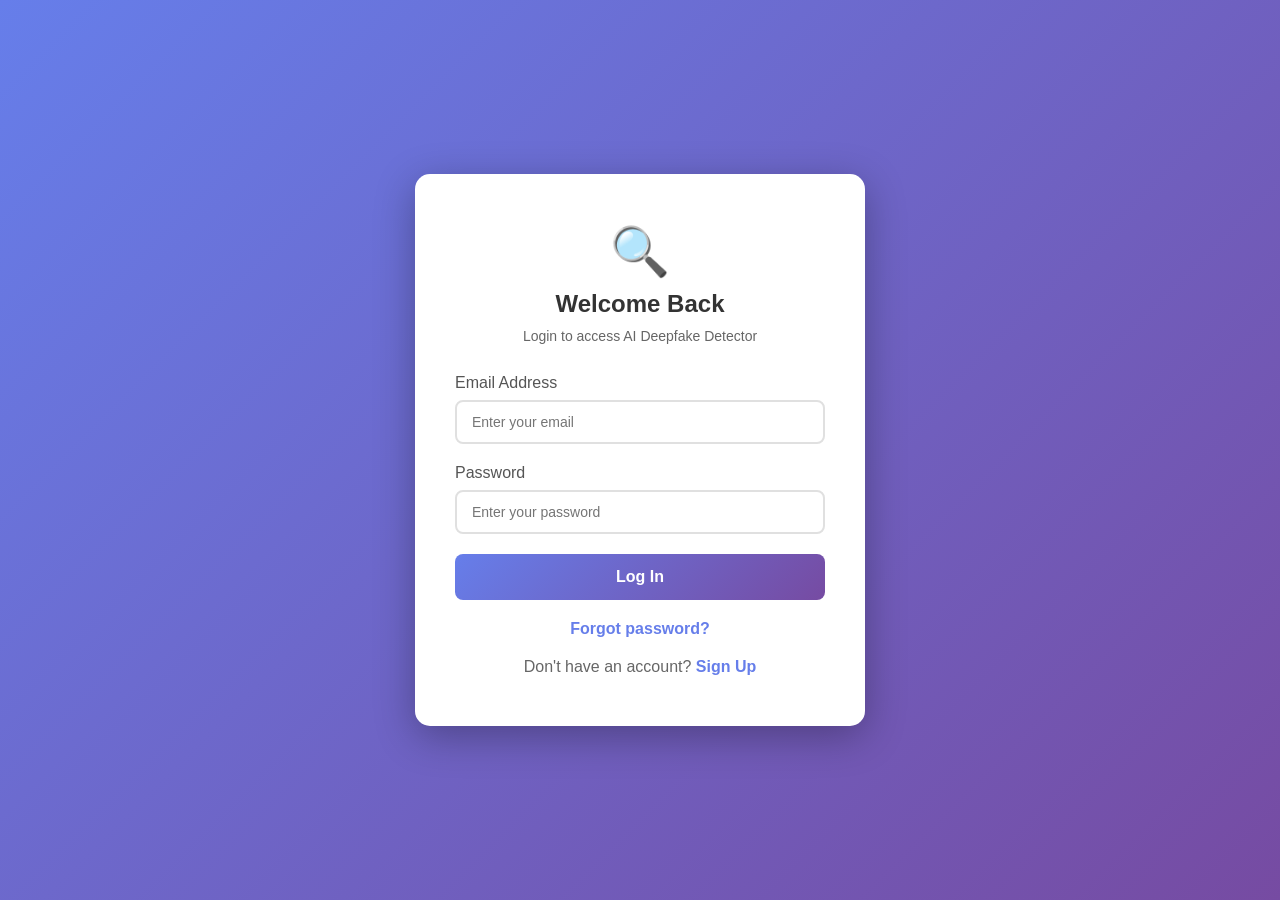
<file: login.html>
<!DOCTYPE html>
<html lang="en">
<head>
    <link rel="icon" type="image/x-icon" href="/static/favicon.ico">
    <meta charset="UTF-8">
    <meta name="viewport" content="width=device-width, initial-scale=1.0">
    <title>Login - AI Deepfake Detector</title>
    <style>
        * {
            margin: 0;
            padding: 0;
            box-sizing: border-box;
        }

        body {
            background: linear-gradient(135deg, #667eea 0%, #764ba2 100%);
            min-height: 100vh;
            display: flex;
            justify-content: center;
            align-items: center;
            font-family: 'Segoe UI', Tahoma, Geneva, Verdana, sans-serif;
        }

        .auth-container {
            background: white;
            padding: 50px 40px;
            border-radius: 15px;
            box-shadow: 0 10px 40px rgba(0,0,0,0.3);
            width: 90%;
            max-width: 450px;
        }

        .logo {
            text-align: center;
            font-size: 48px;
            margin-bottom: 10px;
        }

        h2 {
            text-align: center;
            color: #333;
            margin-bottom: 10px;
        }

        .subtitle {
            text-align: center;
            color: #666;
            margin-bottom: 30px;
            font-size: 14px;
        }

        .form-group {
            margin-bottom: 20px;
        }

        .form-group label {
            display: block;
            margin-bottom: 8px;
            color: #555;
            font-weight: 500;
        }

        .form-group input {
            width: 100%;
            padding: 12px 15px;
            border: 2px solid #e0e0e0;
            border-radius: 8px;
            font-size: 14px;
            transition: border 0.3s;
        }

        .form-group input:focus {
            outline: none;
            border-color: #667eea;
        }

        .btn-submit {
            width: 100%;
            padding: 14px;
            background: linear-gradient(135deg, #667eea 0%, #764ba2 100%);
            color: white;
            border: none;
            border-radius: 8px;
            font-size: 16px;
            font-weight: 600;
            cursor: pointer;
            transition: transform 0.2s;
        }

        .btn-submit:hover {
            transform: translateY(-2px);
        }

        .login-link {
            text-align: center;
            margin-top: 20px;
            color: #666;
        }

        .login-link a {
            color: #667eea;
            text-decoration: none;
            font-weight: 600;
        }

        .message {
            padding: 12px;
            border-radius: 5px;
            margin-top: 15px;
            text-align: center;
        }

        .success { background: #d4edda; color: #155724; }
        .error { background: #f8d7da; color: #721c24; }
        .info { background: #d1ecf1; color: #0c5460; }
    </style>
</head>
<body>
    <div class="auth-container">
        <div class="logo">🔍</div>
        <h2>Welcome Back</h2>
        <p class="subtitle">Login to access AI Deepfake Detector</p>
        
        <form id="loginForm">
            <div class="form-group">
                <label for="loginEmail">Email Address</label>
                <input type="email" id="loginEmail" required placeholder="Enter your email">
            </div>
            <div class="form-group">
                <label for="loginPassword">Password</label>
                <input type="password" id="loginPassword" required placeholder="Enter your password">
            </div>
  <button type="submit" class="btn-submit" id="loginBtn">Log In</button>
  <div id="loginMessage"></div>

        </form>

        <div class="login-link">
            <a href="forgot.html">Forgot password?</a>
        </div>
        
        <div class="login-link">
            Don't have an account? <a href="signup.html">Sign Up</a>
        </div>
    </div>

<script>
  console.log("LOGIN SCRIPT LOADED");  // <-- add this line

  const formEl = document.getElementById("loginForm");
console.log("FORM ELEMENT:", formEl);

formEl.addEventListener("submit", (e) => {
  e.preventDefault();
  console.log("LOGIN FORM SUBMITTED"); });

  const API_URL = "http://localhost:5000";

  document.getElementById("loginForm").addEventListener("submit", async (e) => {
    e.preventDefault();

    const emailEl = document.getElementById("loginEmail");
    const passwordEl = document.getElementById("loginPassword");
    const msg = document.getElementById("loginMessage");

    if (!emailEl || !passwordEl) {
      console.error("Login inputs not found");
      msg.textContent = "Login form inputs not found. Check IDs.";
      return;
    }

    const email = emailEl.value.trim();
    const password = passwordEl.value.trim();

    if (!email || !password) {
      msg.textContent = "Please enter both email and password";
      msg.className = "message error";
      return;
    }

    try {
      const resp = await fetch(`${API_URL}/api/auth/login`, {
        method: "POST",
        headers: { "Content-Type": "application/json" },
        body: JSON.stringify({ email, password })
      });

      const data = await resp.json();

      if (resp.ok && data.success) {
        console.log("LOGIN SUCCESS - Redirecting to detector.html", data);
        msg.textContent = data.message || "Login successful! Redirecting...";
        msg.className = "message success";
        setTimeout(() => {
          window.location.href = "detector.html";
        }, 500);
      } else {
        console.log("LOGIN FAILED", resp.status, data);
        msg.textContent = data.error || "Invalid email or password";
        msg.className = "message error";
      }
    } catch (err) {
      console.error("Login error:", err);
      msg.textContent = "Cannot reach server. Make sure Flask is running.";
      msg.className = "message error";
    }
  });
</script>
</body>
</html>
</file>
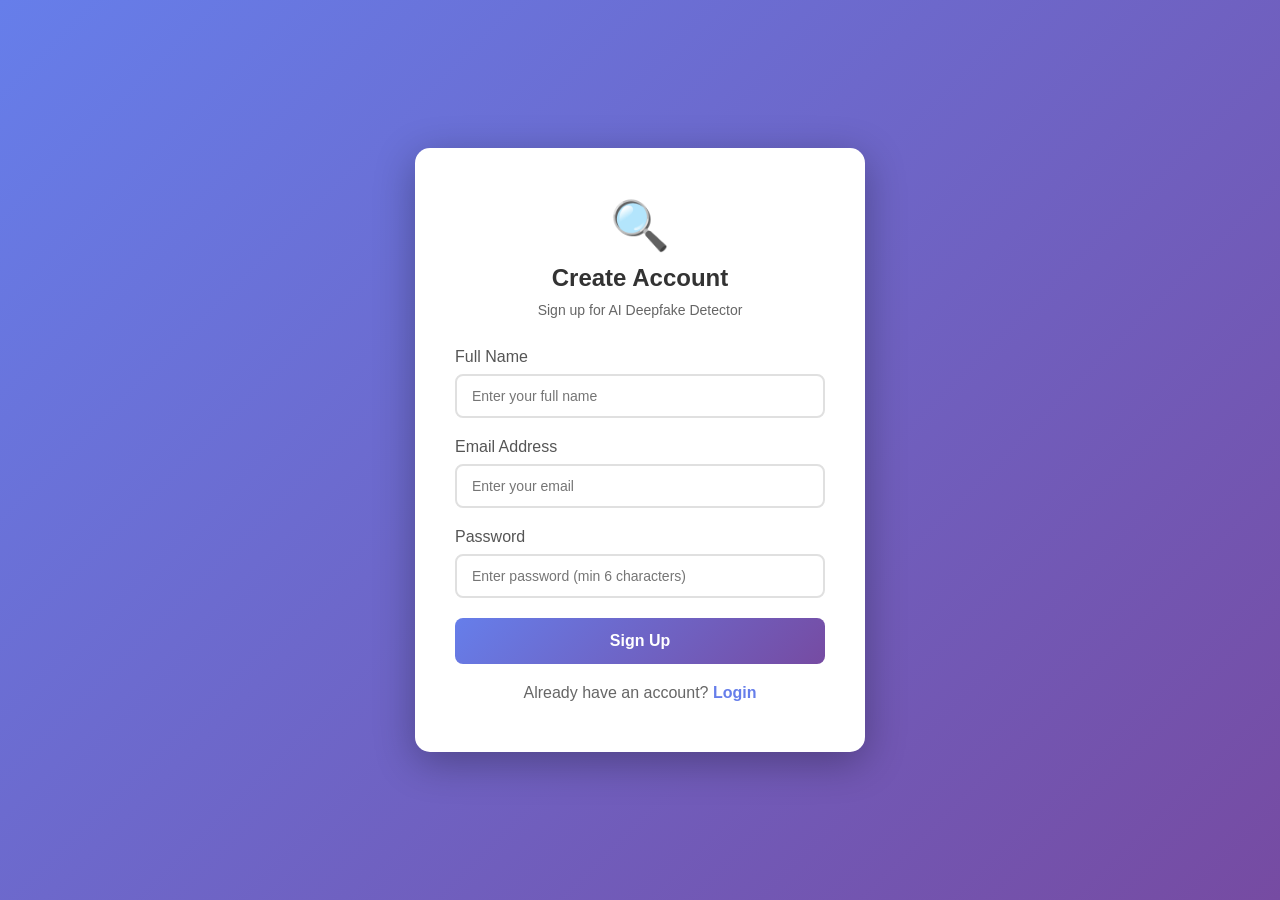
<file: signup.html>
<!DOCTYPE html>
<html lang="en">
<head>
    <meta charset="UTF-8">
    <meta name="viewport" content="width=device-width, initial-scale=1.0">
    <title>Sign Up - AI Deepfake Detector</title>
    <style>
        * {
            margin: 0;
            padding: 0;
            box-sizing: border-box;
        }

        body {
            background: linear-gradient(135deg, #667eea 0%, #764ba2 100%);
            min-height: 100vh;
            display: flex;
            justify-content: center;
            align-items: center;
            font-family: 'Segoe UI', Tahoma, Geneva, Verdana, sans-serif;
        }

        .auth-container {
            background: white;
            padding: 50px 40px;
            border-radius: 15px;
            box-shadow: 0 10px 40px rgba(0,0,0,0.3);
            width: 90%;
            max-width: 450px;
        }

        .logo {
            text-align: center;
            font-size: 48px;
            margin-bottom: 10px;
        }

        h2 {
            text-align: center;
            color: #333;
            margin-bottom: 10px;
        }

        .subtitle {
            text-align: center;
            color: #666;
            margin-bottom: 30px;
            font-size: 14px;
        }

        .form-group {
            margin-bottom: 20px;
        }

        .form-group label {
            display: block;
            margin-bottom: 8px;
            color: #555;
            font-weight: 500;
        }

        .form-group input {
            width: 100%;
            padding: 12px 15px;
            border: 2px solid #e0e0e0;
            border-radius: 8px;
            font-size: 14px;
            transition: border 0.3s;
        }

        .form-group input:focus {
            outline: none;
            border-color: #667eea;
        }

        .btn-submit {
            width: 100%;
            padding: 14px;
            background: linear-gradient(135deg, #667eea 0%, #764ba2 100%);
            color: white;
            border: none;
            border-radius: 8px;
            font-size: 16px;
            font-weight: 600;
            cursor: pointer;
            transition: transform 0.2s;
        }

        .btn-submit:hover {
            transform: translateY(-2px);
        }

        .login-link {
            text-align: center;
            margin-top: 20px;
            color: #666;
        }

        .login-link a {
            color: #667eea;
            text-decoration: none;
            font-weight: 600;
        }

        .message {
            padding: 12px;
            border-radius: 5px;
            margin-top: 15px;
        }

        .success { background: #d4edda; color: #155724; }
        .error { background: #f8d7da; color: #721c24; }
        .info { background: #d1ecf1; color: #0c5460; }
    </style>
</head>
<body>
    <div class="auth-container">
        <div class="logo">🔍</div>
        <h2>Create Account</h2>
        <p class="subtitle">Sign up for AI Deepfake Detector</p>
        
        <form id="signupForm">
            <div class="form-group">
                <label for="signupName">Full Name</label>
                <input type="text" id="signupName" required placeholder="Enter your full name">
            </div>
            <div class="form-group">
                <label for="signupEmail">Email Address</label>
                <input type="email" id="signupEmail" required placeholder="Enter your email">
            </div>
            <div class="form-group">
                <label for="signupPassword">Password</label>
                <input type="password" id="signupPassword" required placeholder="Enter password (min 6 characters)">
            </div>
            <button type="submit" class="btn-submit">Sign Up</button>
            <div id="signupMessage"></div>
        </form>
        
        <div class="login-link">
            Already have an account? <a href="login.html">Login</a>
        </div>
    </div>

   
 <script>
  const API_URL = "http://localhost:5000";

  document.getElementById("signupForm").addEventListener("submit", async (e) => {
    e.preventDefault();

    // use the IDs from your inputs
    const nameEl = document.getElementById("signupName");
    const emailEl = document.getElementById("signupEmail");
    const passwordEl = document.getElementById("signupPassword");
    const msg = document.getElementById("signupMessage");

    if (!nameEl || !emailEl || !passwordEl) {
      console.error("One of the inputs was not found");
      msg.textContent = "Form inputs not found. Check IDs.";
      return;
    }

    const name = nameEl.value;
    const email = emailEl.value;
    const password = passwordEl.value;

    try {
      const resp = await fetch(`${API_URL}/api/auth/register`, {
        method: "POST",
        headers: { "Content-Type": "application/json" },
        body: JSON.stringify({ name, email, password })
      });

      const data = await resp.json();

      if (resp.ok && data.success) {
        msg.textContent = data.message;
        window.location.href = "login.html";
      } else {
        msg.textContent = data.error || "Signup failed";
      }
    } catch (err) {
      console.error("Signup error:", err);
      msg.textContent = "Cannot reach server";
    }
  });
</script>

</body>
</html>
</file>
